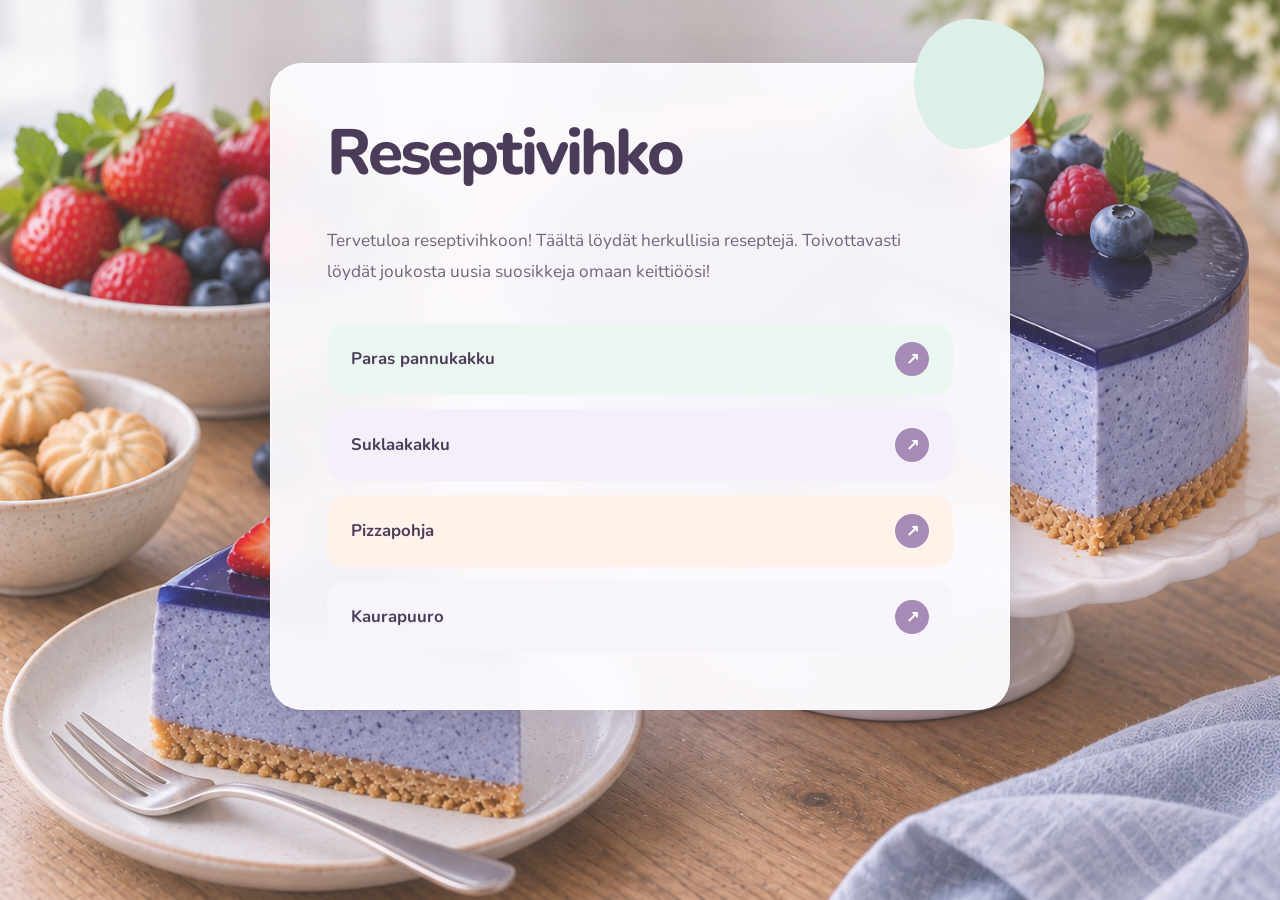
<file: index.html>
<!doctype html>
<html lang="fi">
  <head>
    <meta charset="utf-8" />
    <title>Reseptivihko</title>
    <link rel="preconnect" href="https://fonts.googleapis.com" />
    <link rel="preconnect" href="https://fonts.gstatic.com" crossorigin />
    <link
      href="https://fonts.googleapis.com/css2?family=Nunito:wght@400;600;700;800&display=swap"
      rel="stylesheet"
    />
    <link rel="stylesheet" href="assets/styles/style.css" />
    <script type="text/javascript" src="assets/scripts/script.js"></script>
  </head>

  <body>
    <div id="recipe">
      <h1>Reseptivihko</h1>
      <p class="intro">
        Tervetuloa reseptivihkoon! Täältä löydät herkullisia reseptejä.
        Toivottavasti löydät joukosta uusia suosikkeja omaan keittiöösi!
      </p>

      <ul class="recipe-list">
        <li><a href="subpages/pannukakku.html">Paras pannukakku</a></li>
        <li><a href="subpages/suklaakakku.html">Suklaakakku</a></li>
        <li><a href="subpages/pizzapohja.html">Pizzapohja</a></li>
        <li><a href="subpages/kaurapuuro.html">Kaurapuuro</a></li>
      </ul>
    </div>
  </body>
</html>
</file>
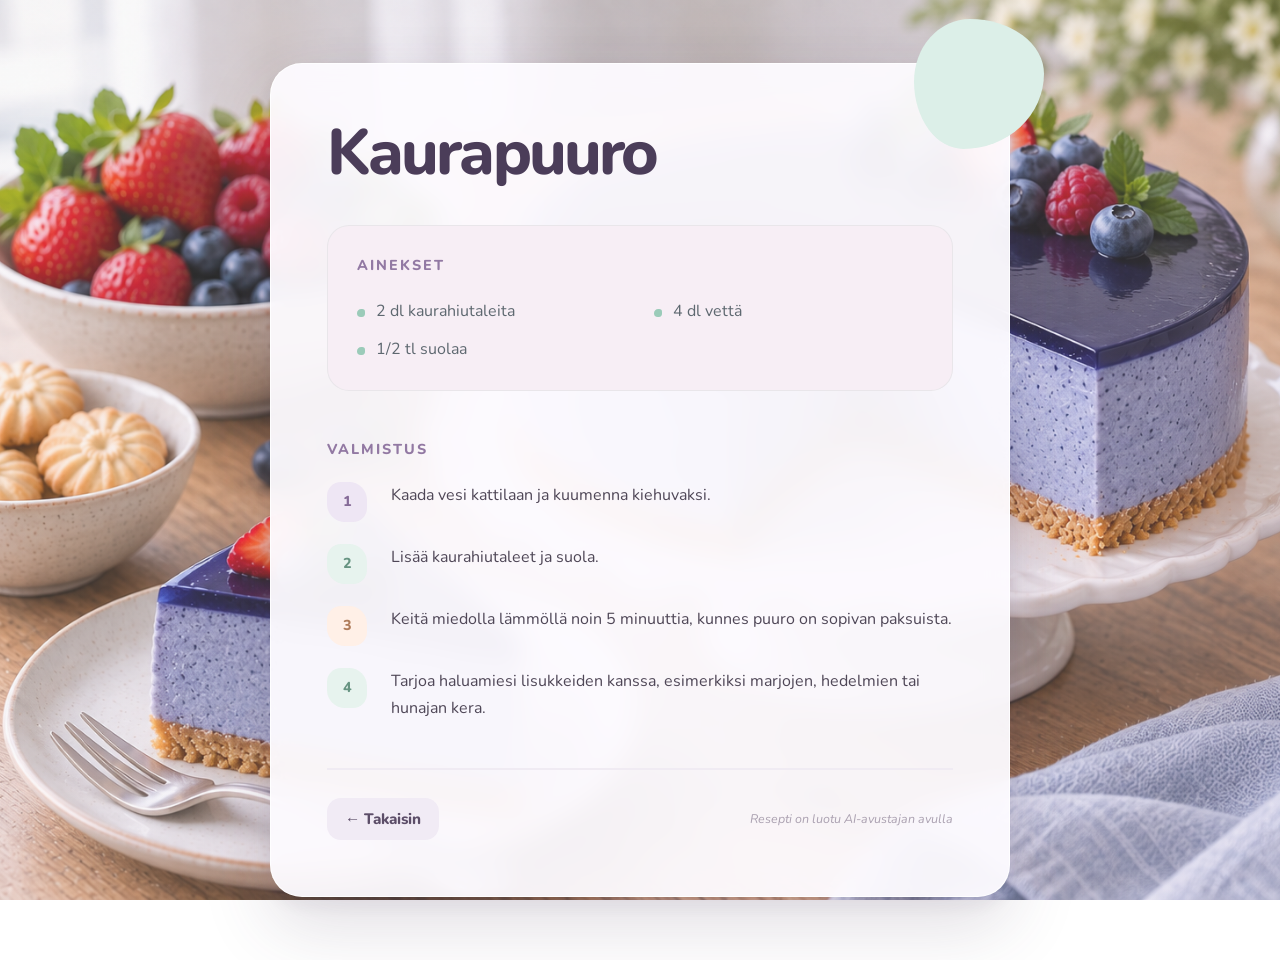
<file: subpages/kaurapuuro.html>
<!doctype html>
<html lang="fi">
    <head>
        <meta charset="utf-8" />
        <title>Kaurapuuro – Reseptivihko</title>
        <link rel="preconnect" href="https://fonts.googleapis.com" />
        <link rel="preconnect" href="https://fonts.gstatic.com" crossorigin />
        <link href="https://fonts.googleapis.com/css2?family=Nunito:wght@400;600;700;800&display=swap" rel="stylesheet" />
        <link rel="stylesheet" href="../assets/styles/style.css" />
        <script src="../assets/scripts/script.js"></script>
    </head>

    <body class="porridge-page">
        <main id="recipe">
            <h1>Kaurapuuro</h1>

            <section id="ingredients">
                <h2>Ainekset</h2>

                <ul>    
                    <li>2 dl kaurahiutaleita</li>
                    <li>4 dl vettä</li>
                    <li>1/2 tl suolaa</li>
                </ul>
            </section>

            <section class="instructions">
                <h2>Valmistus</h2>

                <ol>
                    <li>Kaada vesi kattilaan ja kuumenna kiehuvaksi.</li>
                    <li>Lisää kaurahiutaleet ja suola.</li>
                    <li>Keitä miedolla lämmöllä noin 5 minuuttia, kunnes puuro on sopivan paksuista.</li>
                    <li>Tarjoa haluamiesi lisukkeiden kanssa, esimerkiksi marjojen, hedelmien tai hunajan kera.</li>
                </ol>
            </section>

            <footer class="recipe-footer">
                <button class="back-button" onclick="goBack()">&#8592; Takaisin</button>
                <p class="disclaimer">Resepti on luotu AI-avustajan avulla</p>
            </footer>
        </main>
    </body>
</html>
</file>
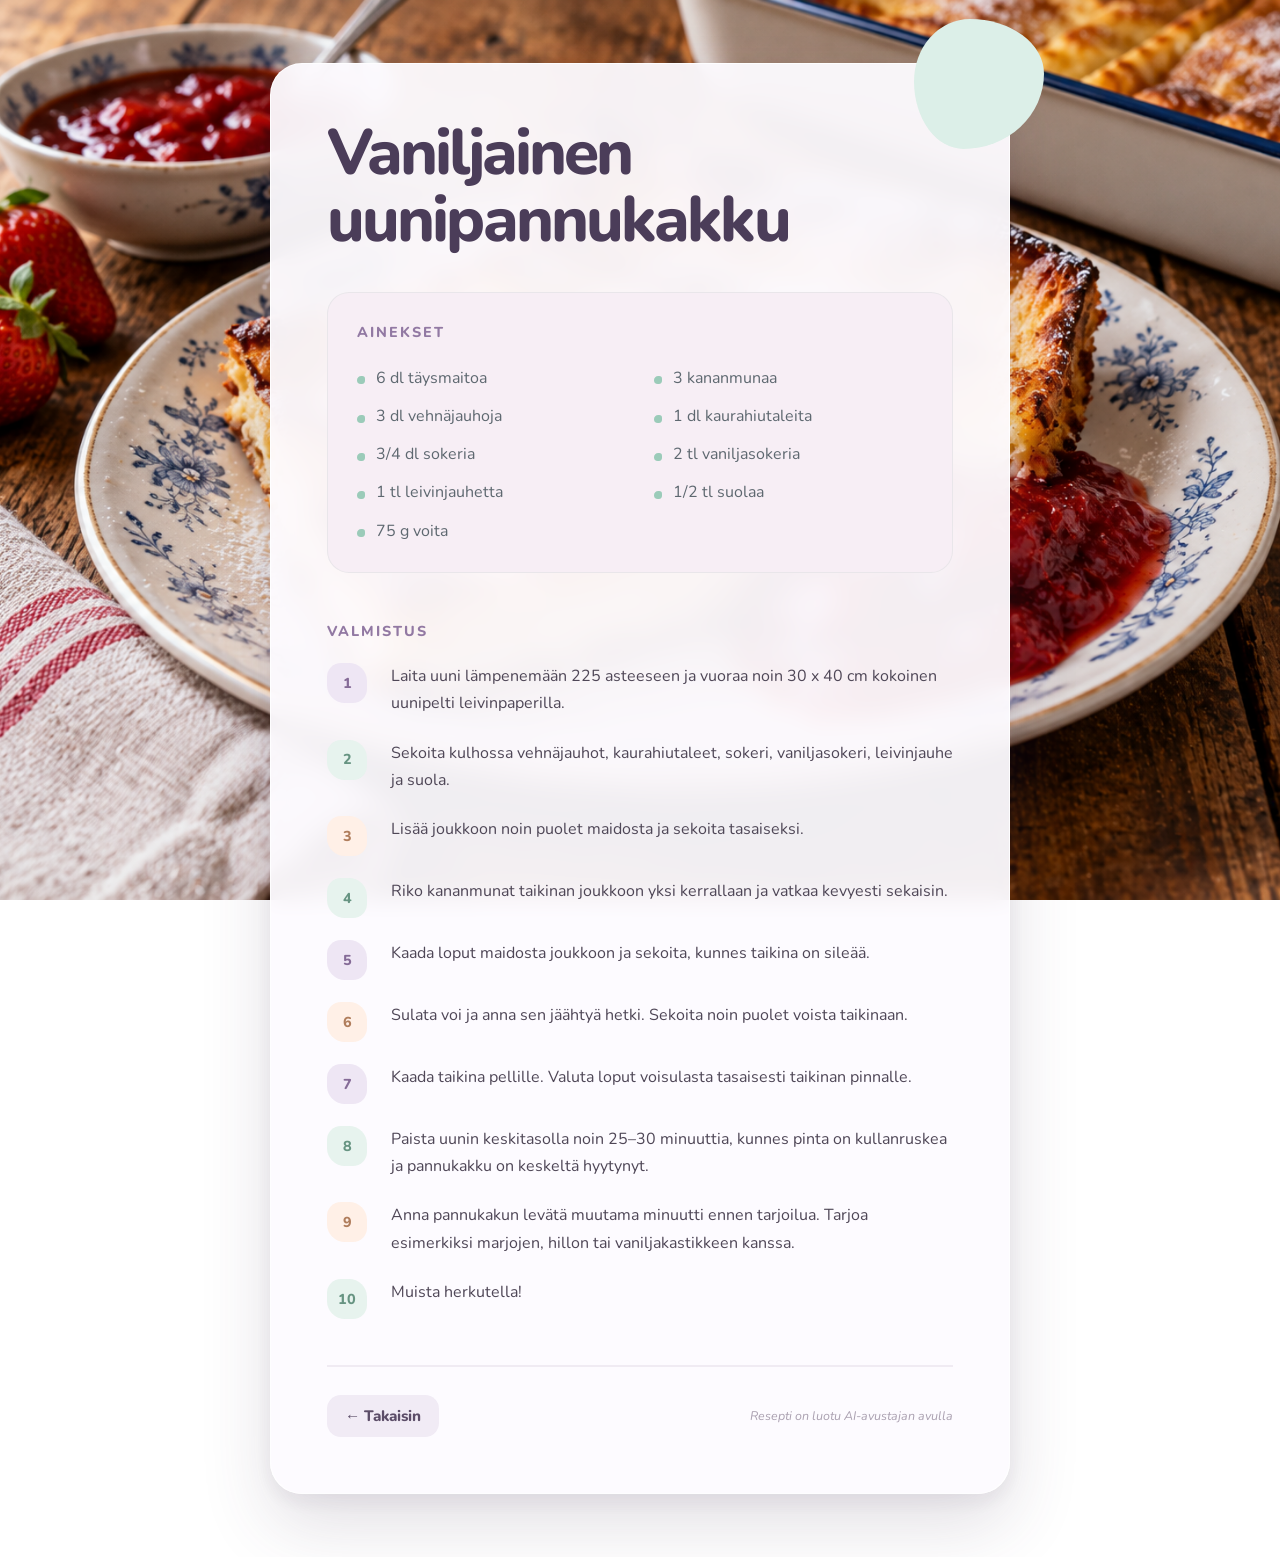
<file: subpages/pannukakku.html>
<!doctype html>
<html lang="fi">
    <head>
        <meta charset="utf-8" />
        <title>Vaniljainen uunipannukakku – Reseptivihko</title>

        <link rel="preconnect" href="https://fonts.googleapis.com" />
        <link rel="preconnect" href="https://fonts.gstatic.com" crossorigin />
        <link href="https://fonts.googleapis.com/css2?family=Nunito:wght@400;600;700;800&display=swap" rel="stylesheet" />

        <link rel="stylesheet" href="../assets/styles/style.css" />
        <script src="../assets/scripts/script.js"></script>
    </head>

    <body class="pancake-page">
        <main id="recipe">
            <h1>Vaniljainen uunipannukakku</h1>

            <section id="ingredients">
                <h2>Ainekset</h2>

                <ul>
                    <li>6 dl täysmaitoa</li>
                    <li>3 kananmunaa</li>
                    <li>3 dl vehnäjauhoja</li>
                    <li>1 dl kaurahiutaleita</li>
                    <li>3/4 dl sokeria</li>
                    <li>2 tl vaniljasokeria</li>
                    <li>1 tl leivinjauhetta</li>
                    <li>1/2 tl suolaa</li>
                    <li>75 g voita</li>
                </ul>
            </section>

            <section class="instructions">
                <h2>Valmistus</h2>

                <ol>
                    <li>Laita uuni lämpenemään 225 asteeseen ja vuoraa noin 30 x 40 cm kokoinen uunipelti leivinpaperilla.</li>
                    <li>Sekoita kulhossa vehnäjauhot, kaurahiutaleet, sokeri, vaniljasokeri, leivinjauhe ja suola.</li>
                    <li>Lisää joukkoon noin puolet maidosta ja sekoita tasaiseksi.</li>
                    <li>Riko kananmunat taikinan joukkoon yksi kerrallaan ja vatkaa kevyesti sekaisin.</li>
                    <li>Kaada loput maidosta joukkoon ja sekoita, kunnes taikina on sileää.</li>
                    <li>Sulata voi ja anna sen jäähtyä hetki. Sekoita noin puolet voista taikinaan.</li>
                    <li>Kaada taikina pellille. Valuta loput voisulasta tasaisesti taikinan pinnalle.</li>
                    <li>Paista uunin keskitasolla noin 25–30 minuuttia, kunnes pinta on kullanruskea ja pannukakku on keskeltä hyytynyt.</li>
                    <li>Anna pannukakun levätä muutama minuutti ennen tarjoilua. Tarjoa esimerkiksi marjojen, hillon tai vaniljakastikkeen kanssa.</li>
                    <li>Muista herkutella!</li>
                </ol>
            </section>

            <footer class="recipe-footer">
                <button class="back-button" onclick="goBack()">&#8592; Takaisin</button>
                <p class="disclaimer">Resepti on luotu AI-avustajan avulla</p>
            </footer>
        </main>
    </body>
</html>
</file>
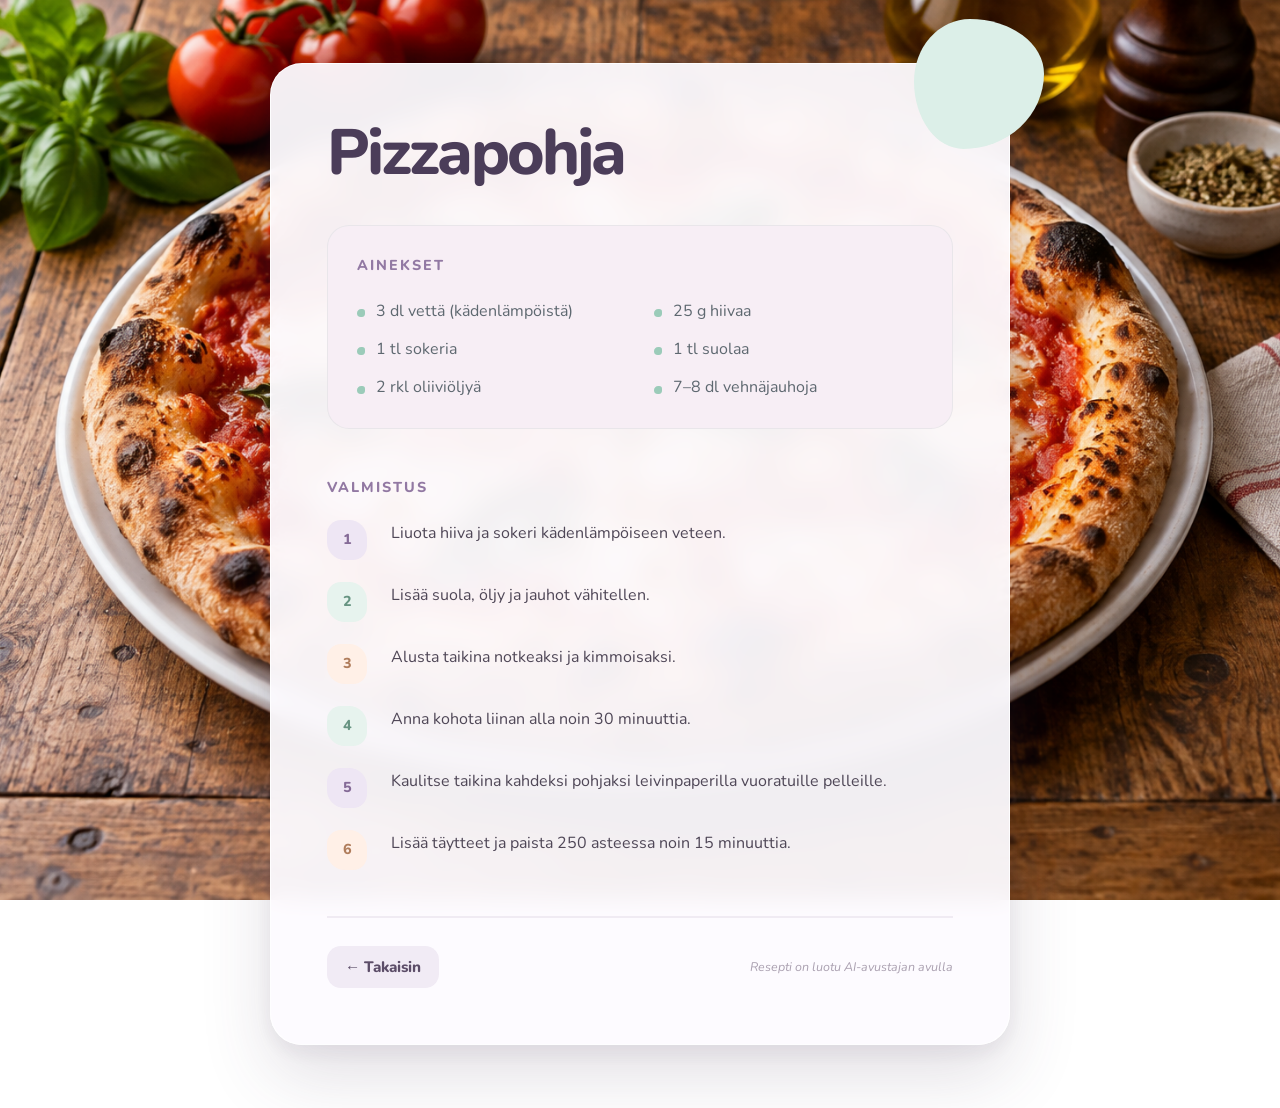
<file: subpages/pizzapohja.html>
<!doctype html>
<html lang="fi">
    <head>
        <meta charset="utf-8" />
        <title>Pizzapohja – Reseptivihko</title>
        <link rel="preconnect" href="https://fonts.googleapis.com" />
        <link rel="preconnect" href="https://fonts.gstatic.com" crossorigin />
        <link href="https://fonts.googleapis.com/css2?family=Nunito:wght@400;600;700;800&display=swap" rel="stylesheet" />
        <link rel="stylesheet" href="../assets/styles/style.css" />
        <script src="../assets/scripts/script.js"></script>
    </head>

    <body class="pizza-page">
        <main id="recipe">
            <h1>Pizzapohja</h1>

            <section id="ingredients">
                <h2>Ainekset</h2>

                <ul>
                    <li>3 dl vettä (kädenlämpöistä)</li>
                    <li>25 g hiivaa</li>
                    <li>1 tl sokeria</li>
                    <li>1 tl suolaa</li>
                    <li>2 rkl oliiviöljyä</li>
                    <li>7–8 dl vehnäjauhoja</li>
                </ul>
            </section>

            <section class="instructions">
                <h2>Valmistus</h2>

                <ol>
                    <li>Liuota hiiva ja sokeri kädenlämpöiseen veteen.</li>
                    <li>Lisää suola, öljy ja jauhot vähitellen.</li>
                    <li>Alusta taikina notkeaksi ja kimmoisaksi.</li>
                    <li>Anna kohota liinan alla noin 30 minuuttia.</li>
                    <li>Kaulitse taikina kahdeksi pohjaksi leivinpaperilla vuoratuille pelleille.</li>
                    <li>Lisää täytteet ja paista 250 asteessa noin 15 minuuttia.</li>
                </ol>
            </section>

            <footer class="recipe-footer">
                <button class="back-button" onclick="goBack()">&#8592; Takaisin</button>
                <p class="disclaimer">Resepti on luotu AI-avustajan avulla</p>
            </footer>
        </main>
    </body>
</html>
</file>
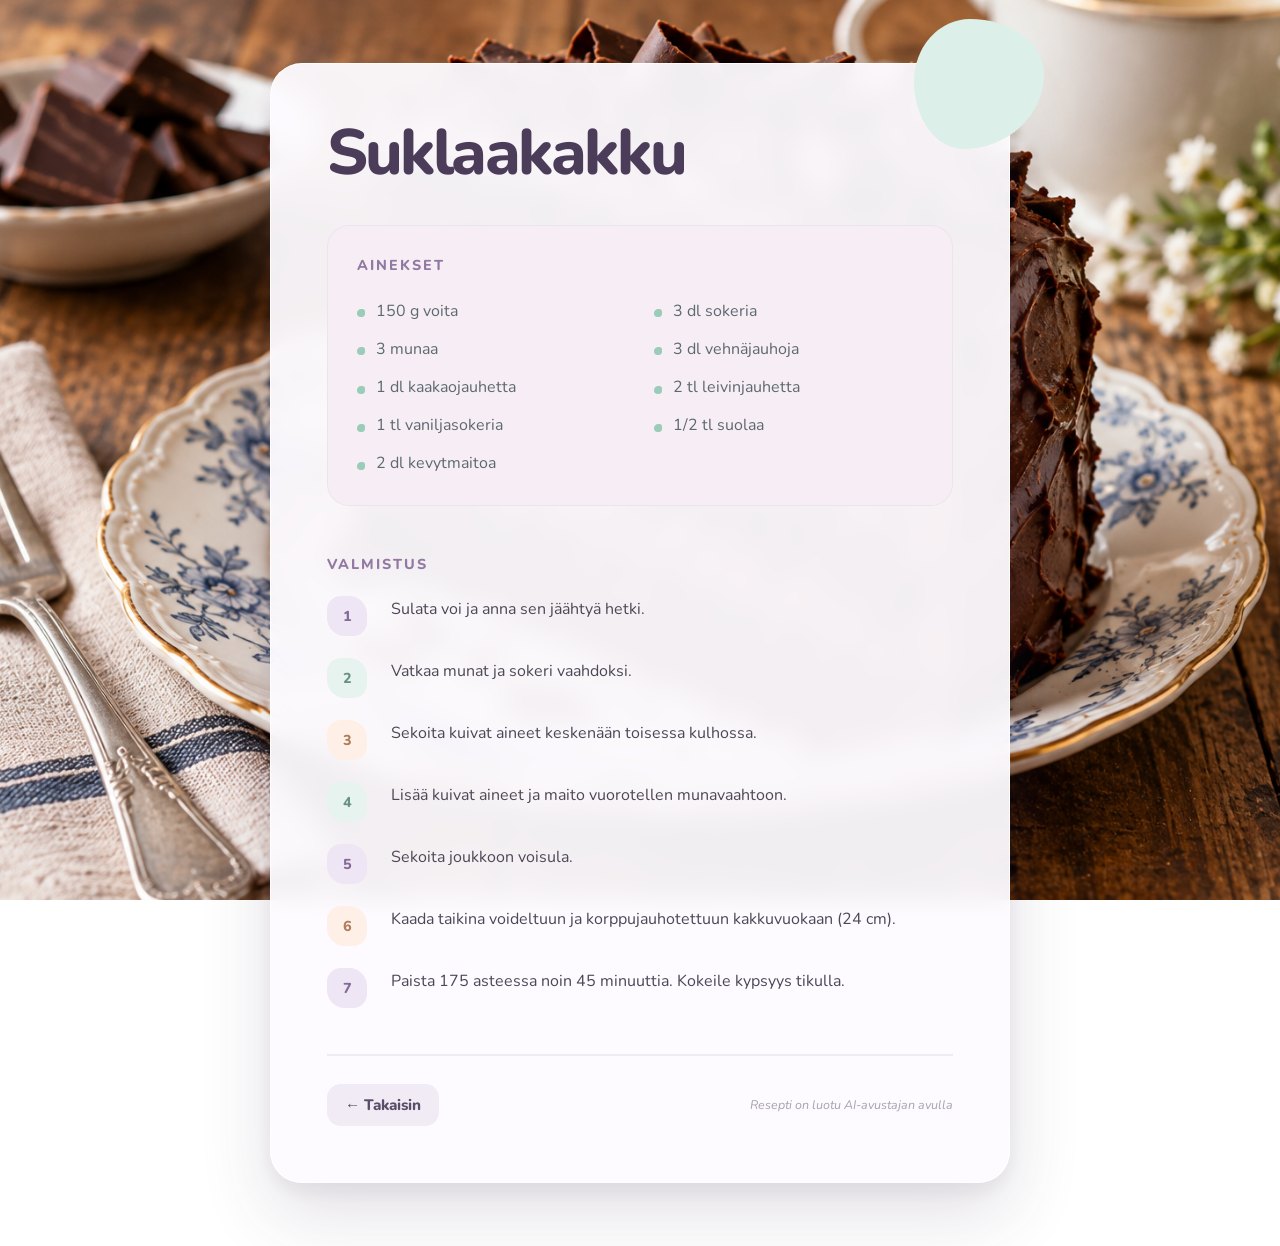
<file: subpages/suklaakakku.html>
<!doctype html>
<html lang="fi">
    <head>
        <meta charset="utf-8" />
        <title>Suklaakakku – Reseptivihko</title>

        <link rel="preconnect" href="https://fonts.googleapis.com" />
        <link rel="preconnect" href="https://fonts.gstatic.com" crossorigin />
        <link href="https://fonts.googleapis.com/css2?family=Nunito:wght@400;600;700;800&display=swap" rel="stylesheet" />

        <link rel="stylesheet" href="../assets/styles/style.css" />
        <script src="../assets/scripts/script.js"></script>
    </head>

    <body class="chocolate-cake-page">
        <main id="recipe">
            <h1>Suklaakakku</h1>

            <section id="ingredients">
                <h2>Ainekset</h2>

                <ul>
                    <li>150 g voita</li>
                    <li>3 dl sokeria</li>
                    <li>3 munaa</li>
                    <li>3 dl vehnäjauhoja</li>
                    <li>1 dl kaakaojauhetta</li>
                    <li>2 tl leivinjauhetta</li>
                    <li>1 tl vaniljasokeria</li>
                    <li>1/2 tl suolaa</li>
                    <li>2 dl kevytmaitoa</li>
                </ul>
            </section>

            <section class="instructions">
                <h2>Valmistus</h2>

                <ol>
                    <li>Sulata voi ja anna sen jäähtyä hetki.</li>
                    <li>Vatkaa munat ja sokeri vaahdoksi.</li>
                    <li>Sekoita kuivat aineet keskenään toisessa kulhossa.</li>
                    <li>Lisää kuivat aineet ja maito vuorotellen munavaahtoon.</li>
                    <li>Sekoita joukkoon voisula.</li>
                    <li>Kaada taikina voideltuun ja korppujauhotettuun kakkuvuokaan (24 cm).</li>
                    <li>Paista 175 asteessa noin 45 minuuttia. Kokeile kypsyys tikulla.</li>
                </ol>
            </section>

            <footer class="recipe-footer">
                <button class="back-button" onclick="goBack()">&#8592; Takaisin</button>
                <p class="disclaimer">Resepti on luotu AI-avustajan avulla</p>
            </footer>
        </main>
    </body>
</html>
</file>
<file: assets/styles/style.css>
/* =========================================================
   PASTEL RECIPE BOOK
   Single entry point. Every page links only to this file.

   Import order matters: it defines the cascade, so keep
   responsive.css last.
   ========================================================= */

@import url("base.css");
@import url("layout.css");
@import url("components.css");
@import url("recipe.css");
@import url("page-backgrounds.css");
@import url("responsive.css");
</file>
